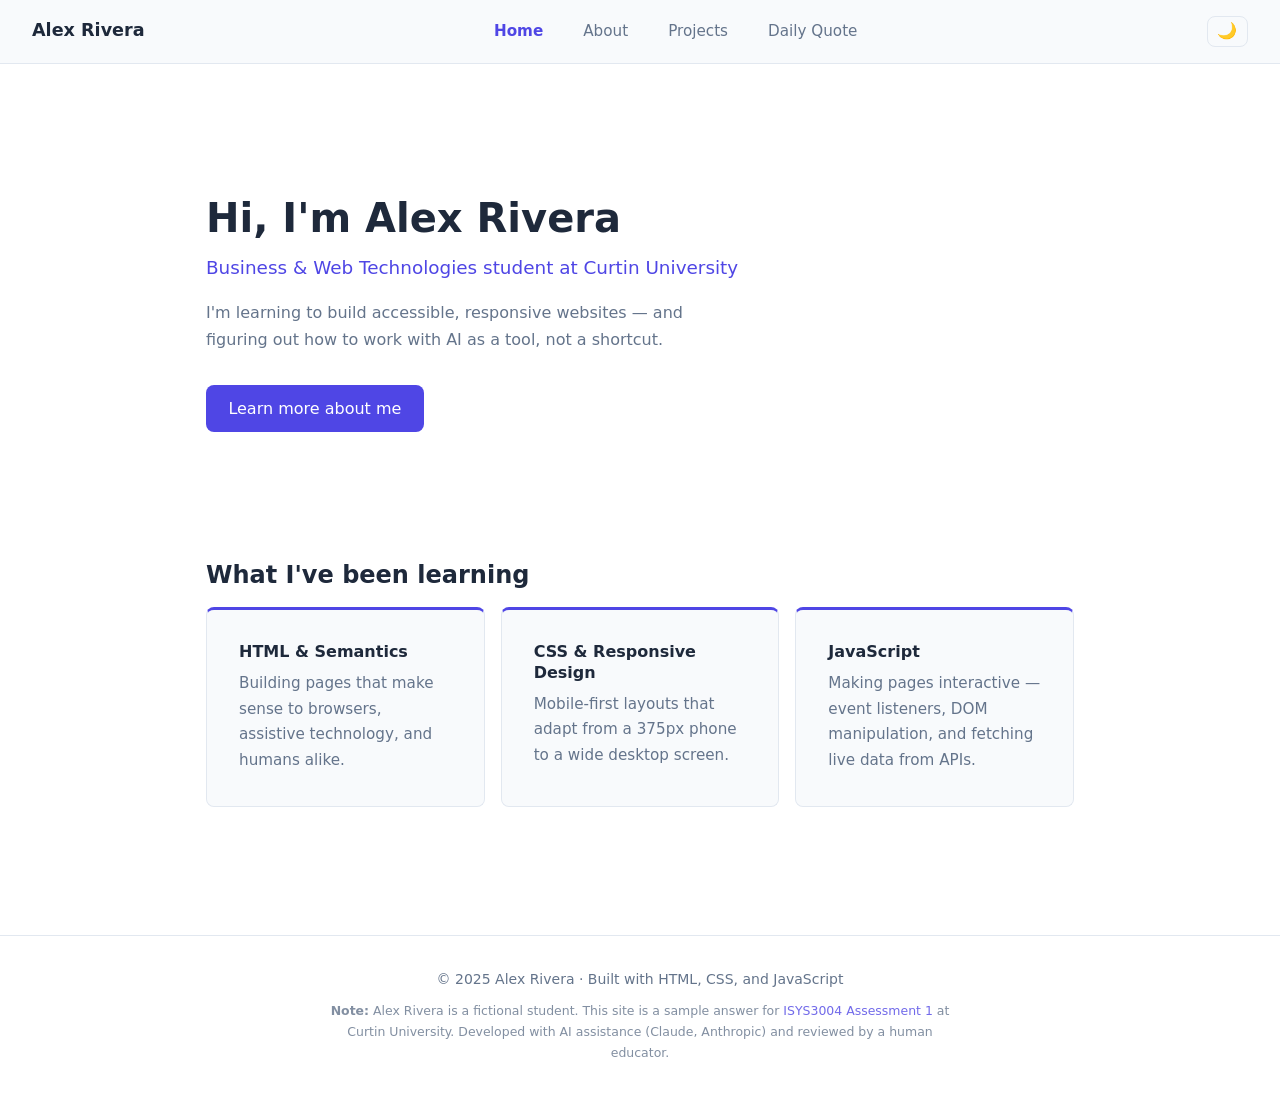
<file: index.html>
<!DOCTYPE html>
<html lang="en" data-theme="light">
<head>
  <meta charset="UTF-8">
  <meta name="viewport" content="width=device-width, initial-scale=1.0">
  <title>Alex Rivera — Portfolio</title>
  <link rel="stylesheet" href="css/styles.css">
</head>
<body>

  <header>
    <a href="index.html" class="site-name">Alex Rivera</a>

    <button class="nav-toggle" aria-label="Open navigation menu" aria-expanded="false" aria-controls="primary-nav">
      &#9776;
    </button>

    <nav id="primary-nav" aria-label="Primary">
      <ul>
        <li><a href="index.html">Home</a></li>
        <li><a href="about.html">About</a></li>
        <li><a href="projects.html">Projects</a></li>
        <li><a href="quotes.html">Daily Quote</a></li>
      </ul>
    </nav>

    <button class="theme-toggle" aria-label="Switch to dark mode">🌙</button>
  </header>

  <main>

    <section class="hero">
      <h1>Hi, I'm Alex Rivera</h1>
      <p class="tagline">Business &amp; Web Technologies student at Curtin University</p>
      <p class="intro">
        I'm learning to build accessible, responsive websites — and figuring out
        how to work with AI as a tool, not a shortcut.
      </p>
      <a href="about.html" class="button">Learn more about me</a>
    </section>

    <section>
      <h2>What I've been learning</h2>
      <div class="card-grid">
        <div class="card">
          <h3>HTML &amp; Semantics</h3>
          <p>Building pages that make sense to browsers, assistive technology, and humans alike.</p>
        </div>
        <div class="card">
          <h3>CSS &amp; Responsive Design</h3>
          <p>Mobile-first layouts that adapt from a 375px phone to a wide desktop screen.</p>
        </div>
        <div class="card">
          <h3>JavaScript</h3>
          <p>Making pages interactive — event listeners, DOM manipulation, and fetching live data from APIs.</p>
        </div>
      </div>
    </section>

  </main>

  <footer>
    <p>&copy; 2025 Alex Rivera &middot; Built with HTML, CSS, and JavaScript</p>
    <p class="footer-note">
      <strong>Note:</strong> Alex Rivera is a fictional student. This site is a sample answer for
      <a href="https://github.com/michael-borck/isys3004-a1-sample-1" target="_blank" rel="noopener">ISYS3004 Assessment 1</a>
      at Curtin University. Developed with AI assistance (Claude, Anthropic) and reviewed by a human educator.
    </p>
  </footer>

  <script src="js/main.js"></script>
</body>
</html>
</file>
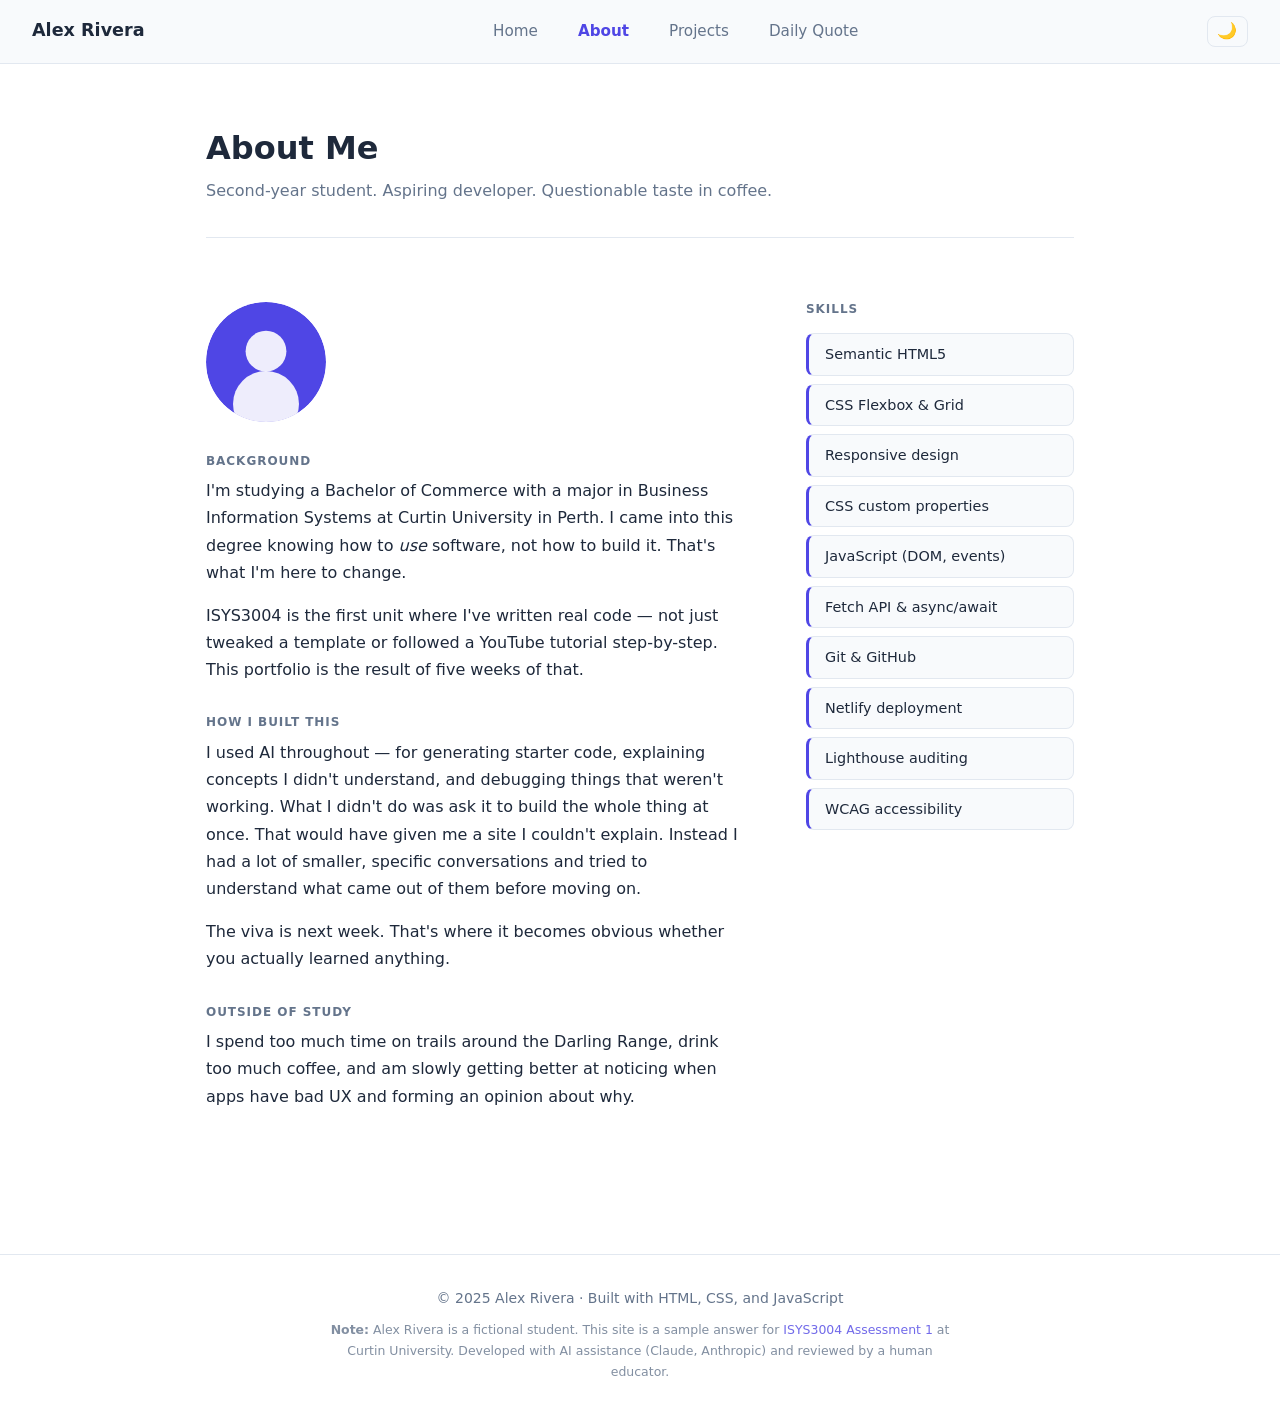
<file: about.html>
<!DOCTYPE html>
<html lang="en" data-theme="light">
<head>
  <meta charset="UTF-8">
  <meta name="viewport" content="width=device-width, initial-scale=1.0">
  <title>About — Alex Rivera</title>
  <link rel="stylesheet" href="css/styles.css">
</head>
<body>

  <header>
    <a href="index.html" class="site-name">Alex Rivera</a>

    <button class="nav-toggle" aria-label="Open navigation menu" aria-expanded="false" aria-controls="primary-nav">
      &#9776;
    </button>

    <nav id="primary-nav" aria-label="Primary">
      <ul>
        <li><a href="index.html">Home</a></li>
        <li><a href="about.html">About</a></li>
        <li><a href="projects.html">Projects</a></li>
        <li><a href="quotes.html">Daily Quote</a></li>
      </ul>
    </nav>

    <button class="theme-toggle" aria-label="Switch to dark mode">🌙</button>
  </header>

  <main>

    <section class="page-header">
      <h1>About Me</h1>
      <p>Second-year student. Aspiring developer. Questionable taste in coffee.</p>
    </section>

    <section class="about-content">

      <div class="about-text">
        <img src="images/profile.svg" alt="Alex Rivera — profile photo placeholder" class="profile-photo">
        <h2>Background</h2>
        <p>
          I'm studying a Bachelor of Commerce with a major in Business Information Systems
          at Curtin University in Perth. I came into this degree knowing how to <em>use</em>
          software, not how to build it. That's what I'm here to change.
        </p>
        <p>
          ISYS3004 is the first unit where I've written real code — not just tweaked a
          template or followed a YouTube tutorial step-by-step. This portfolio is the result
          of five weeks of that.
        </p>

        <h2>How I built this</h2>
        <p>
          I used AI throughout — for generating starter code, explaining concepts I didn't
          understand, and debugging things that weren't working. What I didn't do was ask
          it to build the whole thing at once. That would have given me a site I couldn't
          explain. Instead I had a lot of smaller, specific conversations and tried to
          understand what came out of them before moving on.
        </p>
        <p>
          The viva is next week. That's where it becomes obvious whether you actually learned
          anything.
        </p>

        <h2>Outside of study</h2>
        <p>
          I spend too much time on trails around the Darling Range, drink too much coffee,
          and am slowly getting better at noticing when apps have bad UX and forming an
          opinion about why.
        </p>
      </div>

      <aside class="skills-list">
        <h2>Skills</h2>
        <ul>
          <li>Semantic HTML5</li>
          <li>CSS Flexbox &amp; Grid</li>
          <li>Responsive design</li>
          <li>CSS custom properties</li>
          <li>JavaScript (DOM, events)</li>
          <li>Fetch API &amp; async/await</li>
          <li>Git &amp; GitHub</li>
          <li>Netlify deployment</li>
          <li>Lighthouse auditing</li>
          <li>WCAG accessibility</li>
        </ul>
      </aside>

    </section>

  </main>

  <footer>
    <p>&copy; 2025 Alex Rivera &middot; Built with HTML, CSS, and JavaScript</p>
    <p class="footer-note">
      <strong>Note:</strong> Alex Rivera is a fictional student. This site is a sample answer for
      <a href="https://github.com/michael-borck/isys3004-a1-sample-1" target="_blank" rel="noopener">ISYS3004 Assessment 1</a>
      at Curtin University. Developed with AI assistance (Claude, Anthropic) and reviewed by a human educator.
    </p>
  </footer>

  <script src="js/main.js"></script>
</body>
</html>
</file>
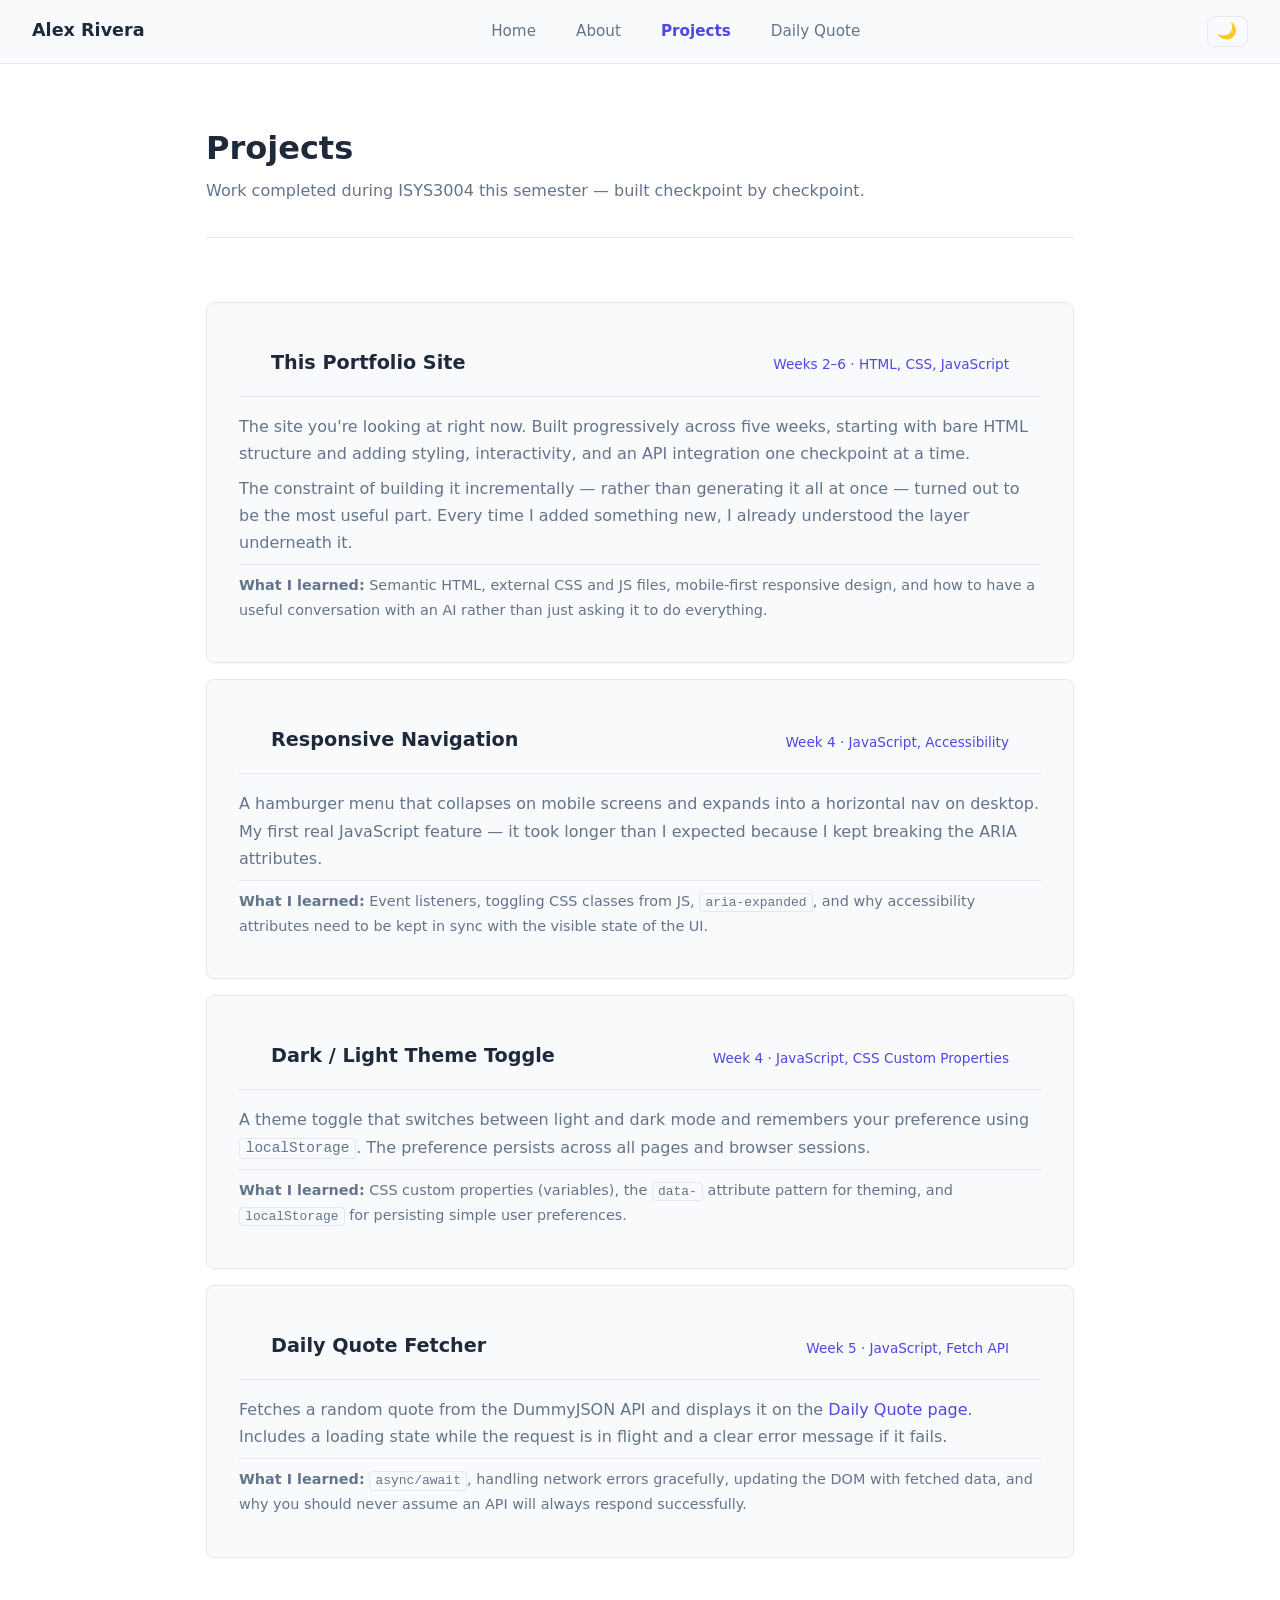
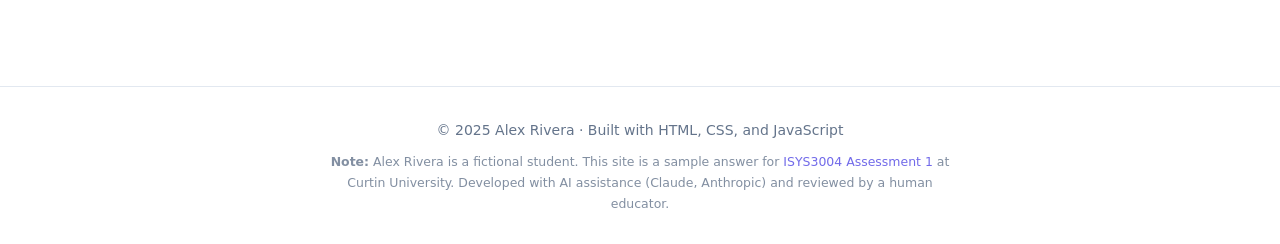
<file: projects.html>
<!DOCTYPE html>
<html lang="en" data-theme="light">
<head>
  <meta charset="UTF-8">
  <meta name="viewport" content="width=device-width, initial-scale=1.0">
  <title>Projects — Alex Rivera</title>
  <link rel="stylesheet" href="css/styles.css">
</head>
<body>

  <header>
    <a href="index.html" class="site-name">Alex Rivera</a>

    <button class="nav-toggle" aria-label="Open navigation menu" aria-expanded="false" aria-controls="primary-nav">
      &#9776;
    </button>

    <nav id="primary-nav" aria-label="Primary">
      <ul>
        <li><a href="index.html">Home</a></li>
        <li><a href="about.html">About</a></li>
        <li><a href="projects.html">Projects</a></li>
        <li><a href="quotes.html">Daily Quote</a></li>
      </ul>
    </nav>

    <button class="theme-toggle" aria-label="Switch to dark mode">🌙</button>
  </header>

  <main>

    <section class="page-header">
      <h1>Projects</h1>
      <p>Work completed during ISYS3004 this semester — built checkpoint by checkpoint.</p>
    </section>

    <div class="projects-list">

      <article class="project-card">
        <header class="project-card-header">
          <h2>This Portfolio Site</h2>
          <p class="project-meta">Weeks 2–6 &middot; HTML, CSS, JavaScript</p>
        </header>
        <p>
          The site you're looking at right now. Built progressively across five weeks,
          starting with bare HTML structure and adding styling, interactivity, and an
          API integration one checkpoint at a time.
        </p>
        <p>
          The constraint of building it incrementally — rather than generating it all at once —
          turned out to be the most useful part. Every time I added something new, I already
          understood the layer underneath it.
        </p>
        <p class="project-learning">
          <strong>What I learned:</strong> Semantic HTML, external CSS and JS files,
          mobile-first responsive design, and how to have a useful conversation with an AI
          rather than just asking it to do everything.
        </p>
      </article>

      <article class="project-card">
        <header class="project-card-header">
          <h2>Responsive Navigation</h2>
          <p class="project-meta">Week 4 &middot; JavaScript, Accessibility</p>
        </header>
        <p>
          A hamburger menu that collapses on mobile screens and expands into a horizontal
          nav on desktop. My first real JavaScript feature — it took longer than I expected
          because I kept breaking the ARIA attributes.
        </p>
        <p class="project-learning">
          <strong>What I learned:</strong> Event listeners, toggling CSS classes from JS,
          <code>aria-expanded</code>, and why accessibility attributes need to be kept
          in sync with the visible state of the UI.
        </p>
      </article>

      <article class="project-card">
        <header class="project-card-header">
          <h2>Dark / Light Theme Toggle</h2>
          <p class="project-meta">Week 4 &middot; JavaScript, CSS Custom Properties</p>
        </header>
        <p>
          A theme toggle that switches between light and dark mode and remembers your
          preference using <code>localStorage</code>. The preference persists across
          all pages and browser sessions.
        </p>
        <p class="project-learning">
          <strong>What I learned:</strong> CSS custom properties (variables), the
          <code>data-</code> attribute pattern for theming, and
          <code>localStorage</code> for persisting simple user preferences.
        </p>
      </article>

      <article class="project-card">
        <header class="project-card-header">
          <h2>Daily Quote Fetcher</h2>
          <p class="project-meta">Week 5 &middot; JavaScript, Fetch API</p>
        </header>
        <p>
          Fetches a random quote from the DummyJSON API and displays it on the
          <a href="quotes.html">Daily Quote page</a>. Includes a loading state while
          the request is in flight and a clear error message if it fails.
        </p>
        <p class="project-learning">
          <strong>What I learned:</strong> <code>async/await</code>, handling network
          errors gracefully, updating the DOM with fetched data, and why you should
          never assume an API will always respond successfully.
        </p>
      </article>

    </div>

  </main>

  <footer>
    <p>&copy; 2025 Alex Rivera &middot; Built with HTML, CSS, and JavaScript</p>
    <p class="footer-note">
      <strong>Note:</strong> Alex Rivera is a fictional student. This site is a sample answer for
      <a href="https://github.com/michael-borck/isys3004-a1-sample-1" target="_blank" rel="noopener">ISYS3004 Assessment 1</a>
      at Curtin University. Developed with AI assistance (Claude, Anthropic) and reviewed by a human educator.
    </p>
  </footer>

  <script src="js/main.js"></script>
</body>
</html>
</file>
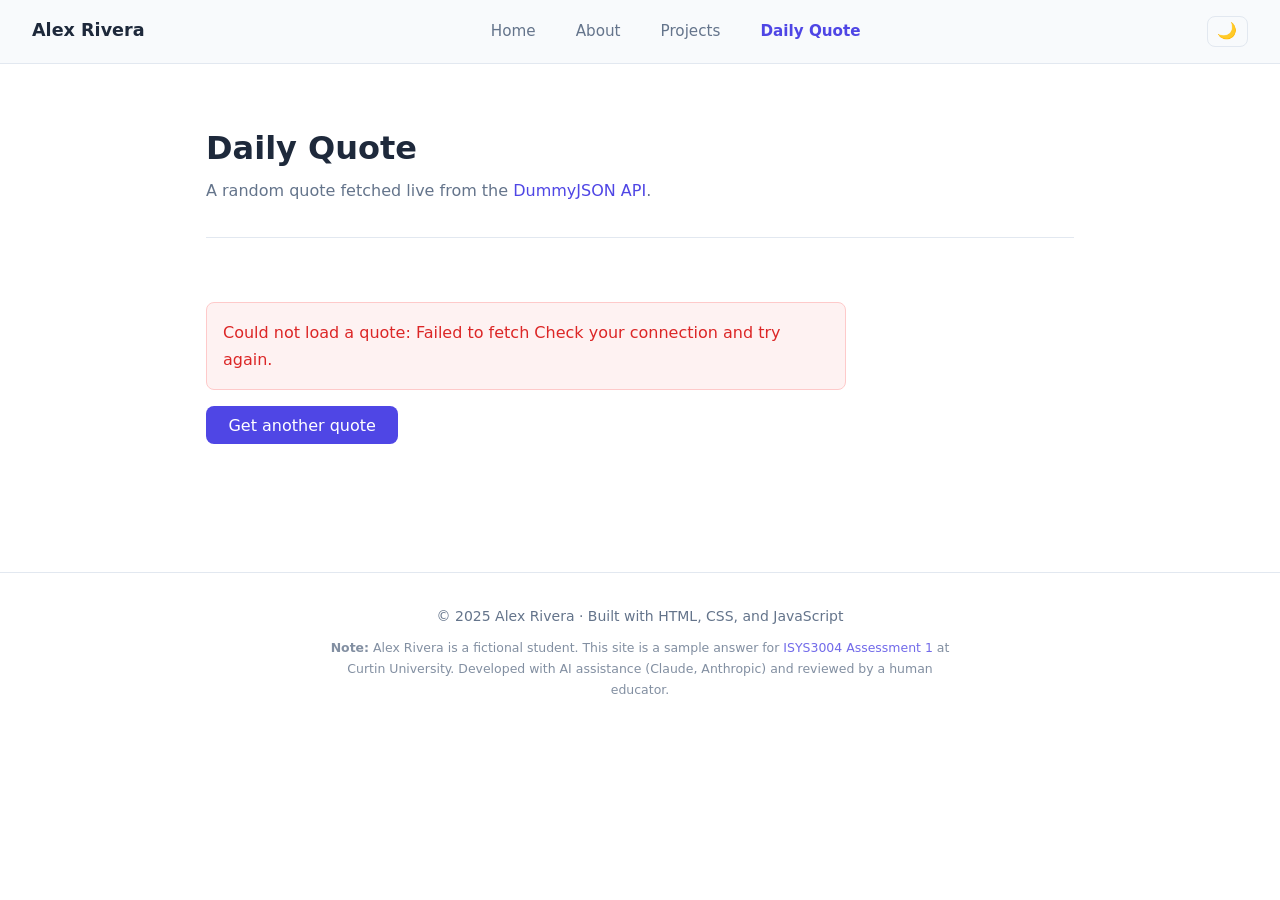
<file: quotes.html>
<!DOCTYPE html>
<html lang="en" data-theme="light">
<head>
  <meta charset="UTF-8">
  <meta name="viewport" content="width=device-width, initial-scale=1.0">
  <title>Daily Quote — Alex Rivera</title>
  <link rel="stylesheet" href="css/styles.css">
</head>
<body>

  <header>
    <a href="index.html" class="site-name">Alex Rivera</a>

    <button class="nav-toggle" aria-label="Open navigation menu" aria-expanded="false" aria-controls="primary-nav">
      &#9776;
    </button>

    <nav id="primary-nav" aria-label="Primary">
      <ul>
        <li><a href="index.html">Home</a></li>
        <li><a href="about.html">About</a></li>
        <li><a href="projects.html">Projects</a></li>
        <li><a href="quotes.html">Daily Quote</a></li>
      </ul>
    </nav>

    <button class="theme-toggle" aria-label="Switch to dark mode">🌙</button>
  </header>

  <main>

    <section class="page-header">
      <h1>Daily Quote</h1>
      <p>A random quote fetched live from the <a href="https://dummyjson.com/docs/quotes" target="_blank" rel="noopener">DummyJSON API</a>.</p>
    </section>

    <section class="quote-section">

      <!-- Loading state: shown while the fetch is in progress -->
      <p id="quote-loading" class="loading-message">Loading quote&hellip;</p>

      <!-- Error state: shown if the fetch fails (hidden by default) -->
      <p id="quote-error" class="error-message" hidden></p>

      <!-- Quote display: shown once data arrives (hidden by default) -->
      <figure id="quote-display" class="quote-card" hidden>
        <blockquote id="quote-text"></blockquote>
        <figcaption id="quote-author"></figcaption>
      </figure>

      <!-- Button to fetch another quote (hidden until first quote loads) -->
      <button id="new-quote-btn" class="button" hidden>Get another quote</button>

    </section>

  </main>

  <footer>
    <p>&copy; 2025 Alex Rivera &middot; Built with HTML, CSS, and JavaScript</p>
    <p class="footer-note">
      <strong>Note:</strong> Alex Rivera is a fictional student. This site is a sample answer for
      <a href="https://github.com/michael-borck/isys3004-a1-sample-1" target="_blank" rel="noopener">ISYS3004 Assessment 1</a>
      at Curtin University. Developed with AI assistance (Claude, Anthropic) and reviewed by a human educator.
    </p>
  </footer>

  <script src="js/main.js"></script>
  <script src="js/api.js"></script>
</body>
</html>
</file>
<file: css/styles.css>
/* ================================================================
   styles.css — Alex Rivera Portfolio
   ISYS3004 Assessment 1 — Sample Answer

   Sections:
   1.  Custom Properties  (colours, spacing, fonts)
   2.  Dark Theme         (overrides for data-theme="dark")
   3.  Reset & Base       (sensible defaults)
   4.  Layout             (container, main, section spacing)
   5.  Header & Nav       (sticky header, responsive nav)
   6.  Buttons            (reusable .button style)
   7.  Hero               (home page intro section)
   8.  Card Grid          (3-column skill cards on home page)
   9.  Page Header        (title block on inner pages)
   10. About Page         (2-column text + skills list)
   11. Projects Page      (stacked project cards)
   12. Quotes Page        (quote display, loading, error states)
   13. Footer
   14. Responsive         (mobile layout under 768px)
   ================================================================ */


/* ── 1. Custom Properties ─────────────────────────────────────────
   All colours and spacing live here. To change the look of the
   whole site, you only need to edit this one section.
   ──────────────────────────────────────────────────────────────── */

:root {
  /* Colours */
  --bg:           #ffffff;      /* page background */
  --surface:      #f8fafc;      /* cards, header */
  --border:       #e2e8f0;      /* subtle dividers */
  --text:         #1e293b;      /* main text */
  --text-muted:   #64748b;      /* secondary text */
  --accent:       #4f46e5;      /* indigo — links, highlights */
  --accent-hover: #4338ca;      /* darker indigo on hover */
  --accent-fg:    #ffffff;      /* text colour on top of accent */

  /* Spacing — used consistently throughout */
  --gap-sm:  0.5rem;
  --gap-md:  1rem;
  --gap-lg:  2rem;
  --gap-xl:  4rem;

  /* Typography */
  --font: system-ui, -apple-system, sans-serif;

  /* Misc */
  --radius:  8px;
  --width:   900px;    /* max content width */
  --speed:   0.2s;     /* transition duration */
}


/* ── 2. Dark Theme ────────────────────────────────────────────────
   When JavaScript sets data-theme="dark" on <html>, these values
   replace the ones above. Everything else stays the same.
   ──────────────────────────────────────────────────────────────── */

[data-theme="dark"] {
  --bg:         #0f172a;
  --surface:    #1e293b;
  --border:     #334155;
  --text:       #f1f5f9;
  --text-muted: #94a3b8;
  /* accent colours stay the same in both themes */
}


/* ── 3. Reset & Base ──────────────────────────────────────────────
   Removes browser default margin/padding and sets sensible defaults.
   ──────────────────────────────────────────────────────────────── */

*, *::before, *::after {
  box-sizing: border-box;
  margin: 0;
  padding: 0;
}

body {
  font-family: var(--font);
  font-size: 1rem;
  line-height: 1.7;
  background-color: var(--bg);
  color: var(--text);
  /* Smooth colour transition when theme toggles */
  transition: background-color var(--speed), color var(--speed);
}

a {
  color: var(--accent);
  text-decoration: none;
}

a:hover {
  text-decoration: underline;
}

h1, h2, h3 {
  line-height: 1.3;
}

img {
  max-width: 100%;
  display: block;
}

ul {
  list-style: none;
}

code {
  font-family: monospace;
  background-color: var(--surface);
  border: 1px solid var(--border);
  padding: 0.1em 0.4em;
  border-radius: 4px;
  font-size: 0.9em;
}


/* ── 4. Layout ────────────────────────────────────────────────────
   Centred content with consistent padding.
   ──────────────────────────────────────────────────────────────── */

main {
  max-width: var(--width);
  margin: 0 auto;
  padding: var(--gap-xl) var(--gap-md);
}

/* Add space between sections inside main */
main > section + section,
main > div + section,
main > section + div {
  margin-top: var(--gap-xl);
}


/* ── 5. Header & Navigation ───────────────────────────────────────
   Sticky header with site name, nav links, and theme toggle.
   On desktop: one horizontal row.
   On mobile: hamburger button reveals stacked nav links.
   ──────────────────────────────────────────────────────────────── */

header {
  background-color: var(--surface);
  border-bottom: 1px solid var(--border);
  padding: var(--gap-md) var(--gap-lg);
  display: flex;
  align-items: center;
  justify-content: space-between;
  gap: var(--gap-md);
  position: sticky;
  top: 0;
  z-index: 10;
  transition: background-color var(--speed), border-color var(--speed);
}

.site-name {
  font-weight: 700;
  font-size: 1.1rem;
  color: var(--text);
  text-decoration: none;
  white-space: nowrap;
}

/* Navigation links — horizontal list on desktop */
#primary-nav ul {
  display: flex;
  gap: var(--gap-sm);
}

#primary-nav a {
  color: var(--text-muted);
  font-size: 0.95rem;
  padding: var(--gap-sm) var(--gap-md);
  border-radius: var(--radius);
  transition: color var(--speed);
}

#primary-nav a:hover {
  color: var(--text);
  text-decoration: none;
}

/* Active page link — set by JavaScript in main.js */
#primary-nav a[aria-current="page"] {
  color: var(--accent);
  font-weight: 600;
  text-decoration: none;
}

/* Hamburger button — hidden on desktop, shown on mobile */
.nav-toggle {
  display: none;
  background: none;
  border: 1px solid var(--border);
  border-radius: var(--radius);
  padding: 0.4rem 0.6rem;
  cursor: pointer;
  color: var(--text);
  font-size: 1.1rem;
  line-height: 1;
}

/* Theme toggle button */
.theme-toggle {
  background: none;
  border: 1px solid var(--border);
  border-radius: var(--radius);
  padding: 0.4rem 0.6rem;
  cursor: pointer;
  font-size: 1rem;
  line-height: 1;
  white-space: nowrap;
  transition: border-color var(--speed);
}


/* ── 6. Buttons ───────────────────────────────────────────────────
   A reusable .button class used for links and <button> elements.
   ──────────────────────────────────────────────────────────────── */

.button {
  display: inline-block;
  background-color: var(--accent);
  color: var(--accent-fg);
  padding: 0.6rem 1.4rem;
  border-radius: var(--radius);
  border: none;
  cursor: pointer;
  font-size: 1rem;
  font-family: var(--font);
  transition: background-color var(--speed);
  text-decoration: none;
}

.button:hover {
  background-color: var(--accent-hover);
  text-decoration: none;
  color: var(--accent-fg);
}


/* ── 7. Hero ──────────────────────────────────────────────────────
   The opening section on the home page.
   ──────────────────────────────────────────────────────────────── */

.hero {
  padding: var(--gap-xl) 0;
}

.hero h1 {
  font-size: 2.5rem;
  margin-bottom: var(--gap-sm);
}

.hero .tagline {
  font-size: 1.15rem;
  color: var(--accent);
  font-weight: 500;
  margin-bottom: var(--gap-md);
}

.hero .intro {
  color: var(--text-muted);
  max-width: 520px;
  margin-bottom: var(--gap-lg);
}


/* ── 8. Card Grid ─────────────────────────────────────────────────
   Three columns on desktop, one column on mobile.
   ──────────────────────────────────────────────────────────────── */

.card-grid {
  display: grid;
  grid-template-columns: repeat(3, 1fr);
  gap: var(--gap-md);
  margin-top: var(--gap-md);
}

.card {
  background-color: var(--surface);
  border: 1px solid var(--border);
  border-top: 3px solid var(--accent);
  border-radius: var(--radius);
  padding: var(--gap-lg);
  transition: border-color var(--speed);
}

.card h3 {
  font-size: 1rem;
  margin-bottom: var(--gap-sm);
}

.card p {
  color: var(--text-muted);
  font-size: 0.95rem;
}


/* ── 9. Page Header ───────────────────────────────────────────────
   Title block at the top of About, Projects, and Quotes pages.
   ──────────────────────────────────────────────────────────────── */

.page-header {
  padding-bottom: var(--gap-lg);
  border-bottom: 1px solid var(--border);
  margin-bottom: var(--gap-lg);
}

.page-header h1 {
  font-size: 2rem;
  margin-bottom: var(--gap-sm);
}

.page-header p {
  color: var(--text-muted);
}


/* ── 10. About Page ───────────────────────────────────────────────
   Two-column layout: bio text on the left, skills list on the right.
   ──────────────────────────────────────────────────────────────── */

.about-content {
  display: grid;
  grid-template-columns: 2fr 1fr;
  gap: var(--gap-xl);
  align-items: start;
}

.profile-photo {
  width: 120px;
  height: 120px;
  border-radius: 50%;
  margin-bottom: var(--gap-lg);
}

/* Section labels inside the bio */
.about-text h2 {
  font-size: 0.75rem;
  font-weight: 600;
  text-transform: uppercase;
  letter-spacing: 0.08em;
  color: var(--text-muted);
  margin-top: var(--gap-lg);
  margin-bottom: var(--gap-sm);
}

.about-text h2:first-child {
  margin-top: 0;
}

.about-text p {
  margin-bottom: var(--gap-md);
}

/* Skills sidebar */
.skills-list h2 {
  font-size: 0.75rem;
  font-weight: 600;
  text-transform: uppercase;
  letter-spacing: 0.08em;
  color: var(--text-muted);
  margin-bottom: var(--gap-md);
}

.skills-list ul {
  display: flex;
  flex-direction: column;
  gap: var(--gap-sm);
}

.skills-list li {
  background-color: var(--surface);
  border: 1px solid var(--border);
  border-left: 3px solid var(--accent);
  border-radius: var(--radius);
  padding: var(--gap-sm) var(--gap-md);
  font-size: 0.9rem;
}


/* ── 11. Projects Page ────────────────────────────────────────────
   Stacked project cards with a coloured top border per card.
   ──────────────────────────────────────────────────────────────── */

.projects-list {
  display: flex;
  flex-direction: column;
  gap: var(--gap-md);
}

.project-card {
  background-color: var(--surface);
  border: 1px solid var(--border);
  border-radius: var(--radius);
  padding: var(--gap-lg);
}

.project-card-header {
  margin-bottom: var(--gap-md);
}

.project-card h2 {
  font-size: 1.2rem;
  margin-bottom: 0.25rem;
}

.project-meta {
  font-size: 0.85rem;
  color: var(--accent);
  font-weight: 500;
}

.project-card > p {
  color: var(--text-muted);
  margin-bottom: var(--gap-sm);
}

/* "What I learned" section at the bottom of each card */
.project-learning {
  color: var(--text);
  font-size: 0.9rem;
  padding-top: var(--gap-sm);
  border-top: 1px solid var(--border);
  margin-top: var(--gap-sm);
}


/* ── 12. Quotes Page ──────────────────────────────────────────────
   Quote display with loading and error states.
   ──────────────────────────────────────────────────────────────── */

.quote-section {
  max-width: 640px;
}

.quote-card {
  background-color: var(--surface);
  border: 1px solid var(--border);
  border-left: 4px solid var(--accent);
  border-radius: var(--radius);
  padding: var(--gap-lg);
  margin-bottom: var(--gap-lg);
}

blockquote {
  font-size: 1.25rem;
  font-style: italic;
  line-height: 1.6;
  margin-bottom: var(--gap-md);
}

figcaption {
  color: var(--text-muted);
  font-size: 0.9rem;
}

.loading-message {
  color: var(--text-muted);
  padding: var(--gap-md) 0;
}

.error-message {
  color: #dc2626;
  background-color: #fef2f2;
  border: 1px solid #fecaca;
  border-radius: var(--radius);
  padding: var(--gap-md);
  margin-bottom: var(--gap-md);
}

/* Dark mode error colours */
[data-theme="dark"] .error-message {
  color: #fca5a5;
  background-color: #450a0a;
  border-color: #7f1d1d;
}


/* ── 13. Footer ───────────────────────────────────────────────────*/

footer {
  border-top: 1px solid var(--border);
  padding: var(--gap-lg) var(--gap-md);
  text-align: center;
  color: var(--text-muted);
  font-size: 0.875rem;
  margin-top: var(--gap-xl);
}

.footer-note {
  margin-top: var(--gap-sm);
  font-size: 0.78rem;
  max-width: 640px;
  margin-left: auto;
  margin-right: auto;
  opacity: 0.8;
}


/* ── 14. Responsive Design ────────────────────────────────────────
   Below 768px: switch to single-column and show the hamburger menu.
   All the desktop styles above apply at 769px and wider.
   ──────────────────────────────────────────────────────────────── */

@media (max-width: 768px) {

  /* Allow the header to wrap so nav can drop below */
  header {
    flex-wrap: wrap;
    padding: var(--gap-md);
  }

  /* Show the hamburger button */
  .nav-toggle {
    display: block;
  }

  /* Nav is hidden until the hamburger is clicked */
  #primary-nav {
    display: none;
    width: 100%;
    order: 3;   /* pushes nav below site-name row */
  }

  /* .is-open is added by JavaScript when hamburger is clicked */
  #primary-nav.is-open {
    display: block;
  }

  /* Stack nav links vertically */
  #primary-nav ul {
    flex-direction: column;
    gap: 0;
  }

  #primary-nav a {
    display: block;
    padding: var(--gap-md);
    border-top: 1px solid var(--border);
    border-radius: 0;
  }

  /* Single-column grids */
  .card-grid {
    grid-template-columns: 1fr;
  }

  .about-content {
    grid-template-columns: 1fr;
  }

  /* Smaller hero heading on mobile */
  .hero h1 {
    font-size: 1.8rem;
  }
}
</file>
